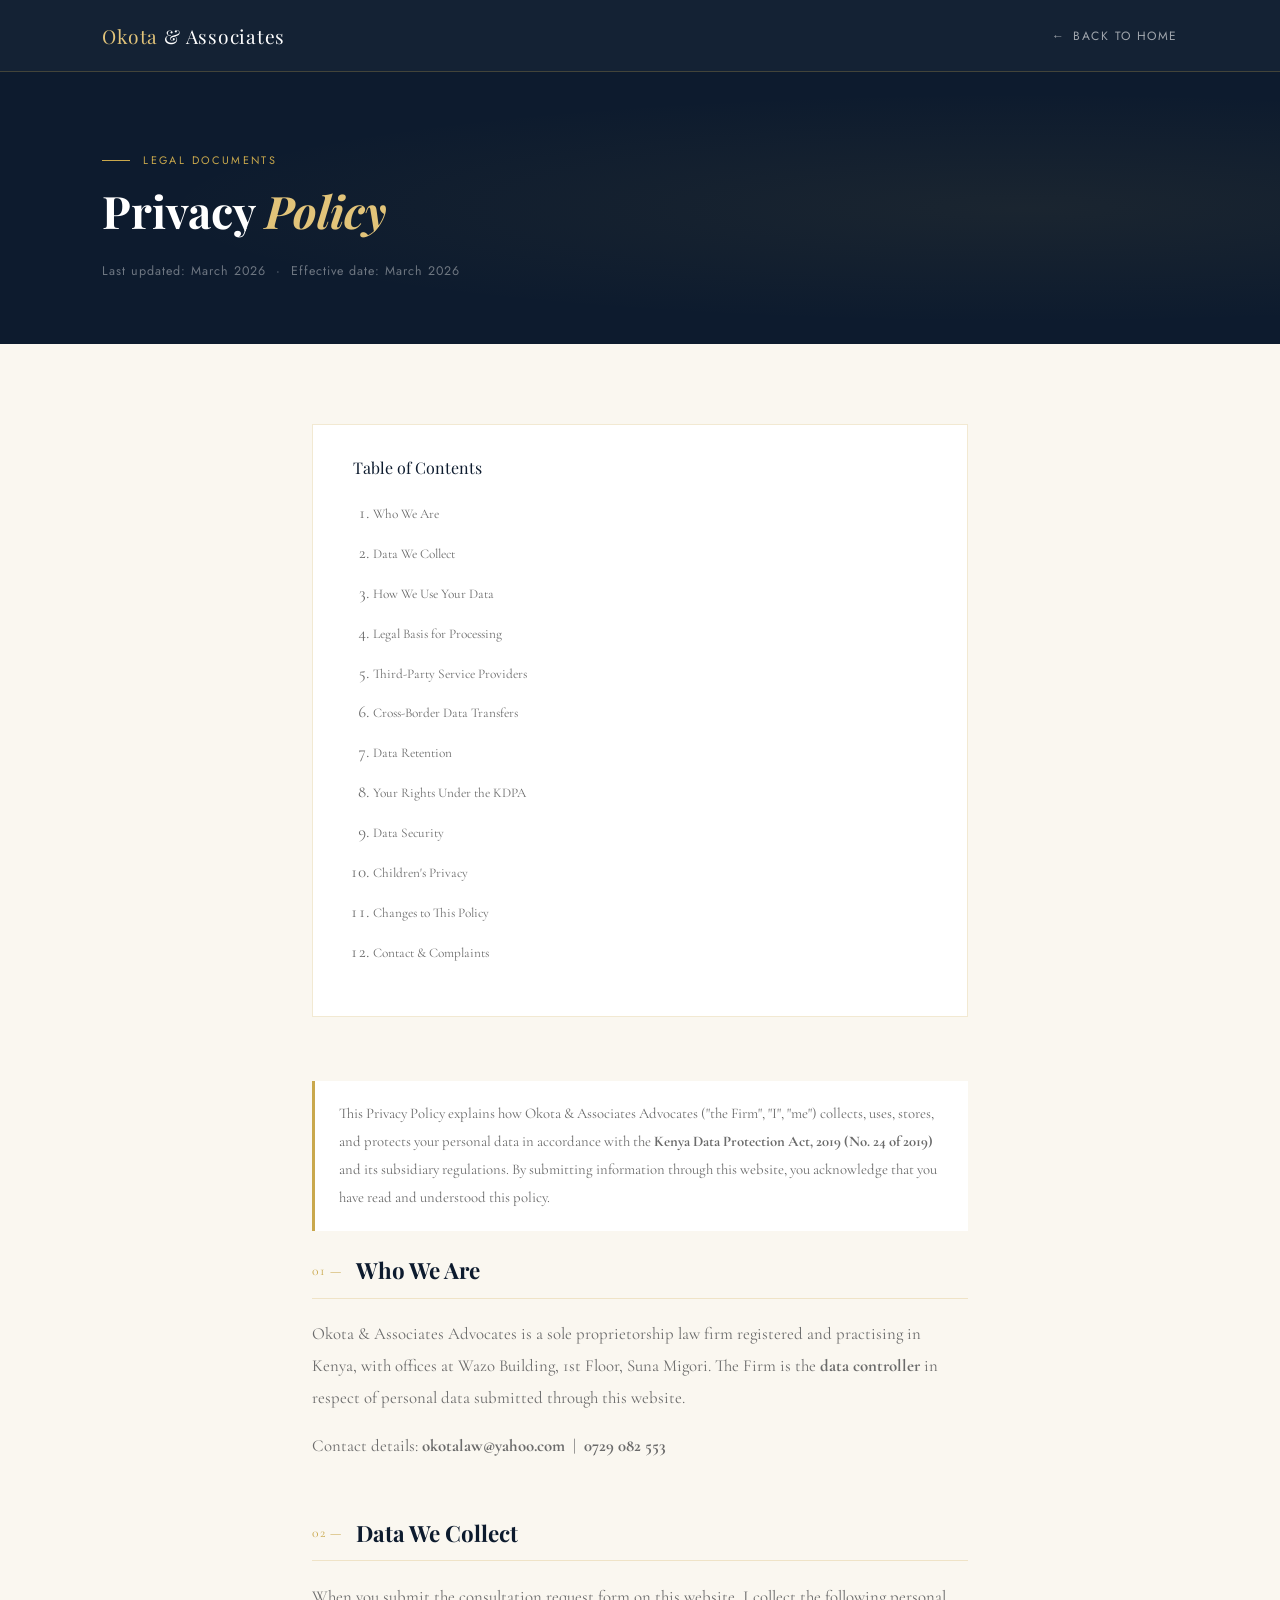
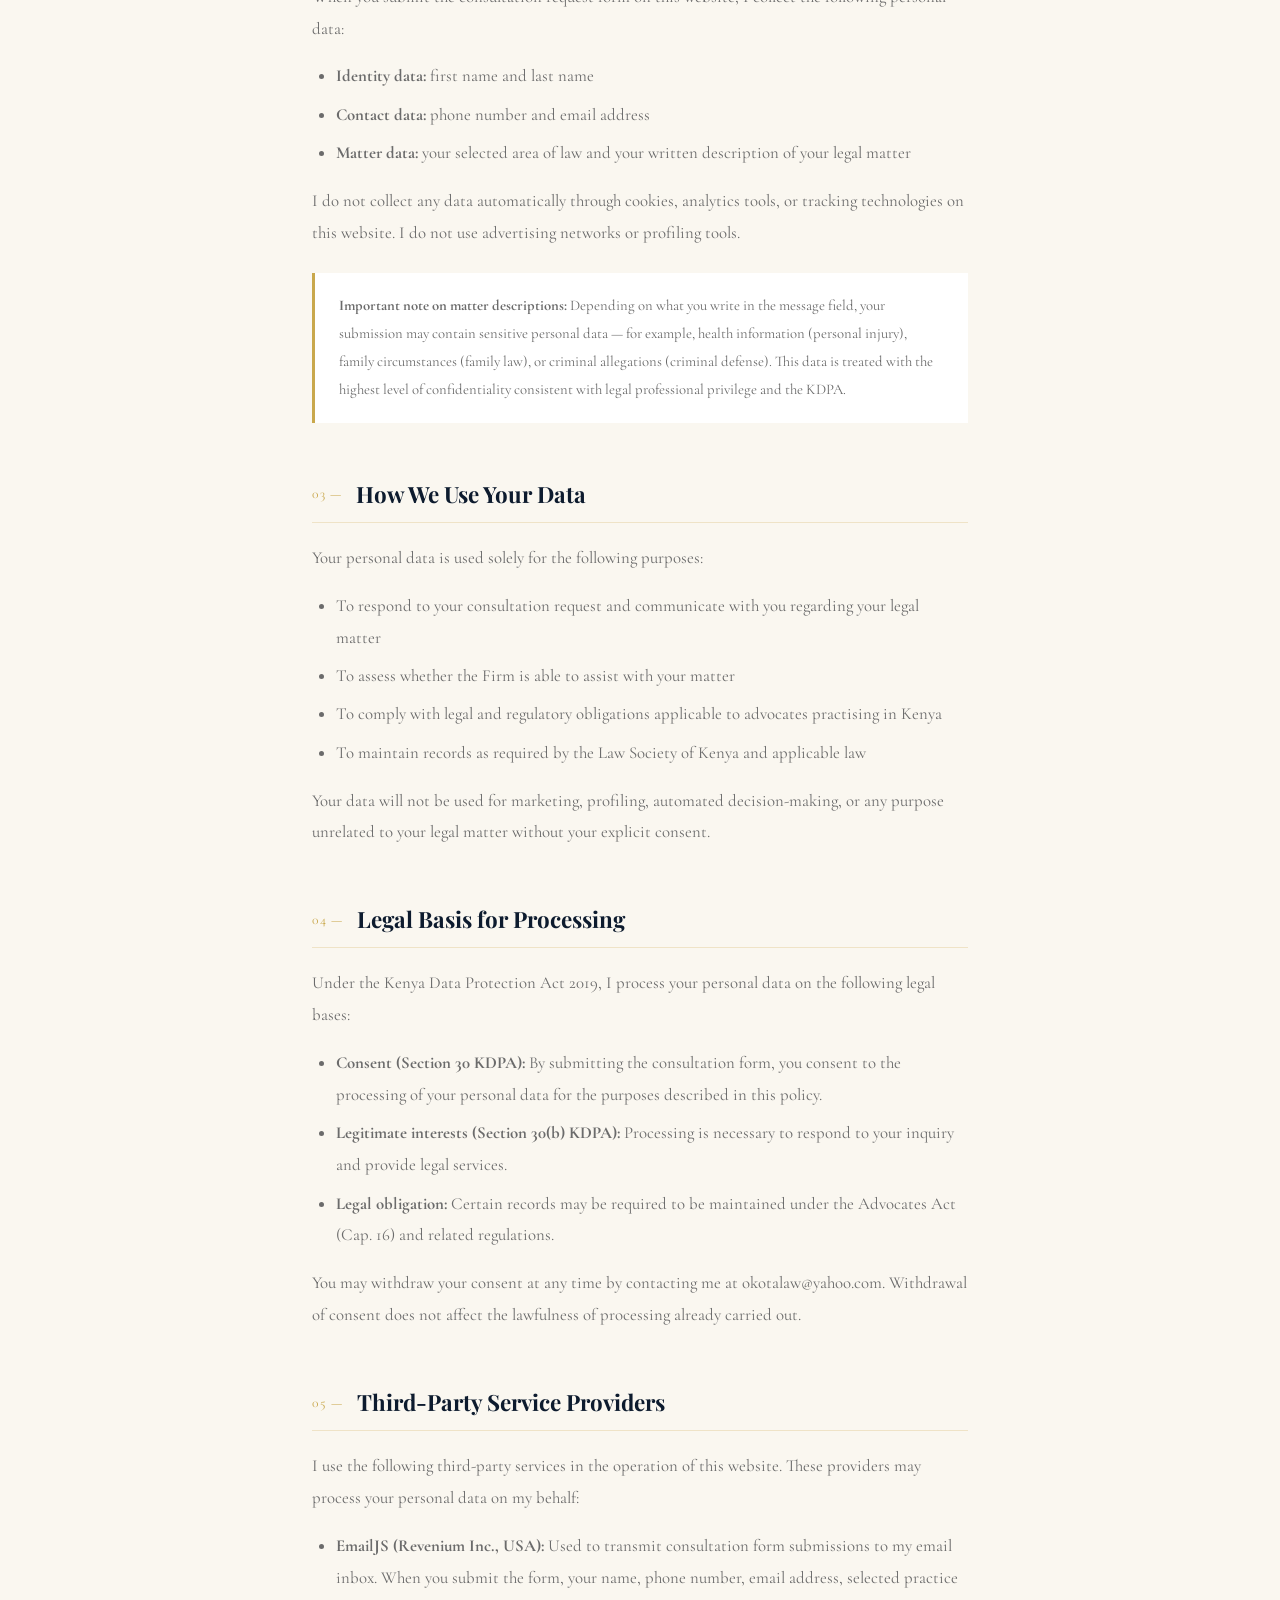
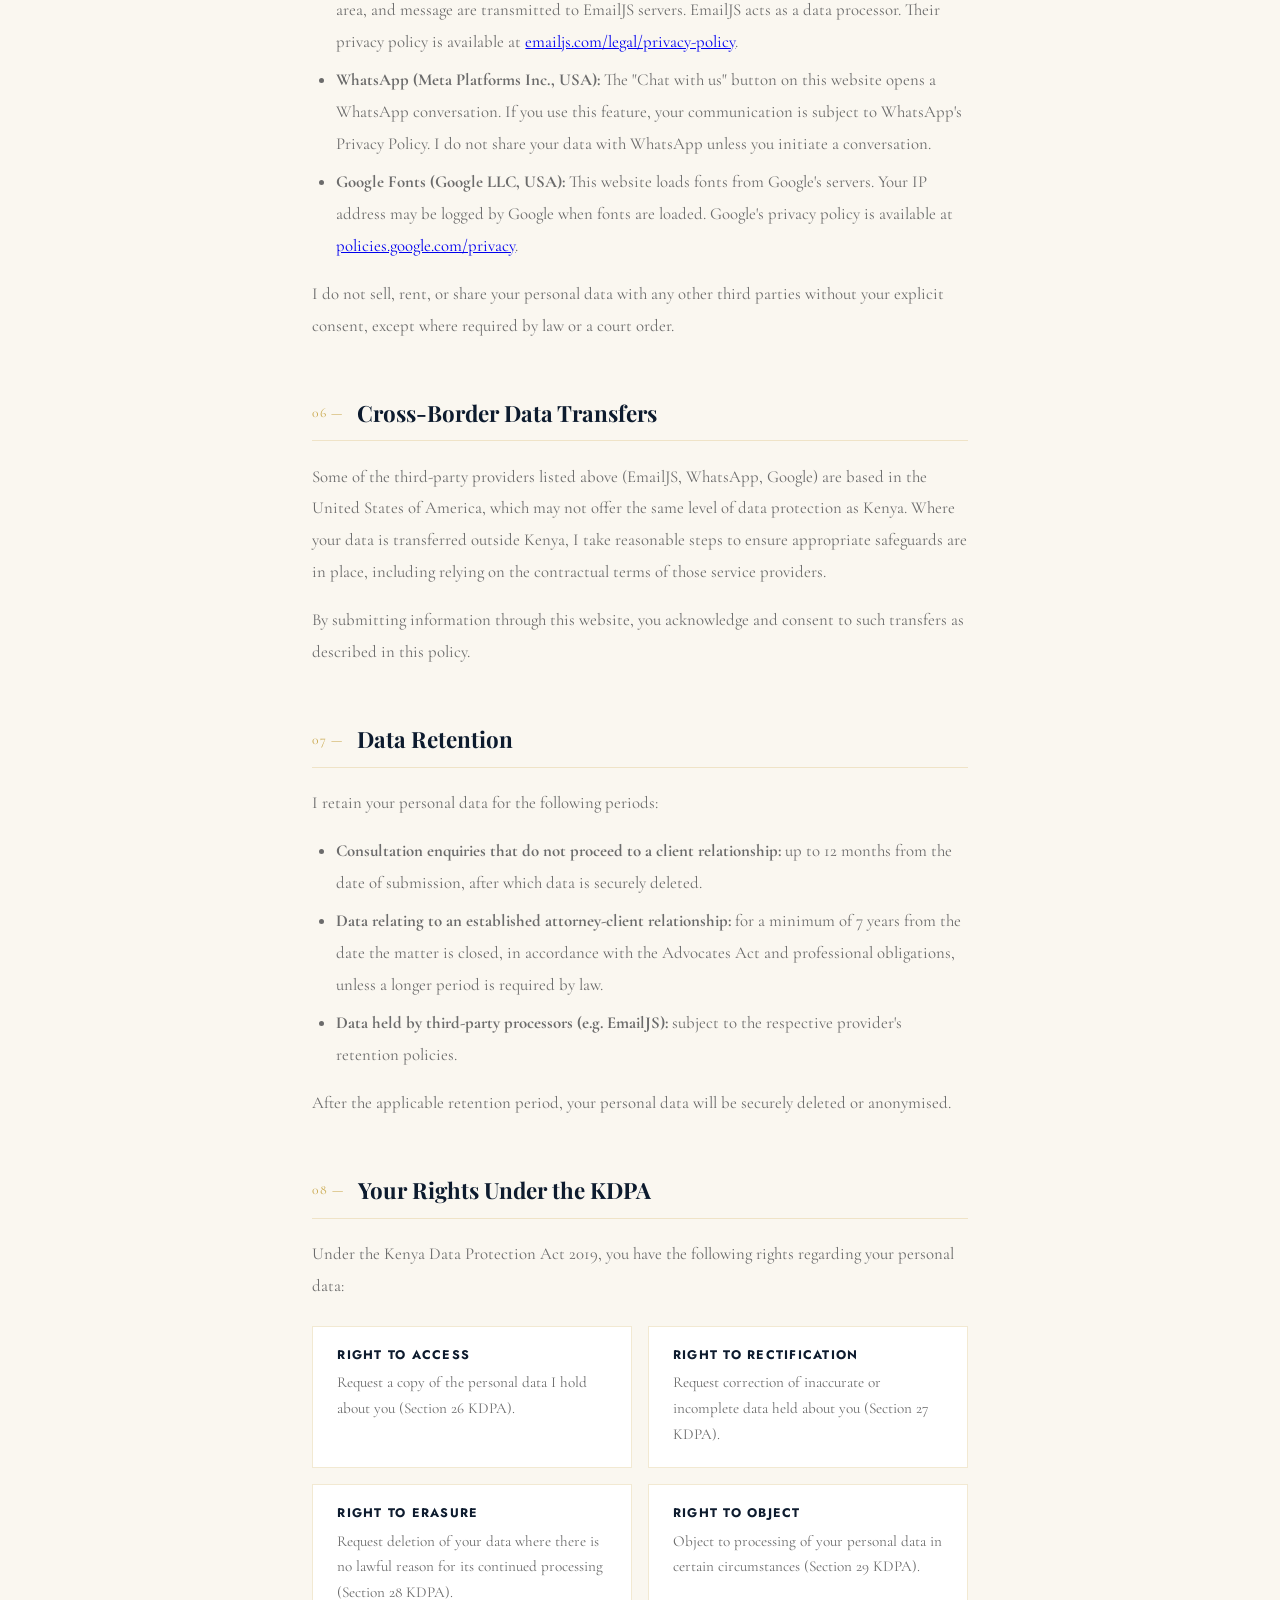
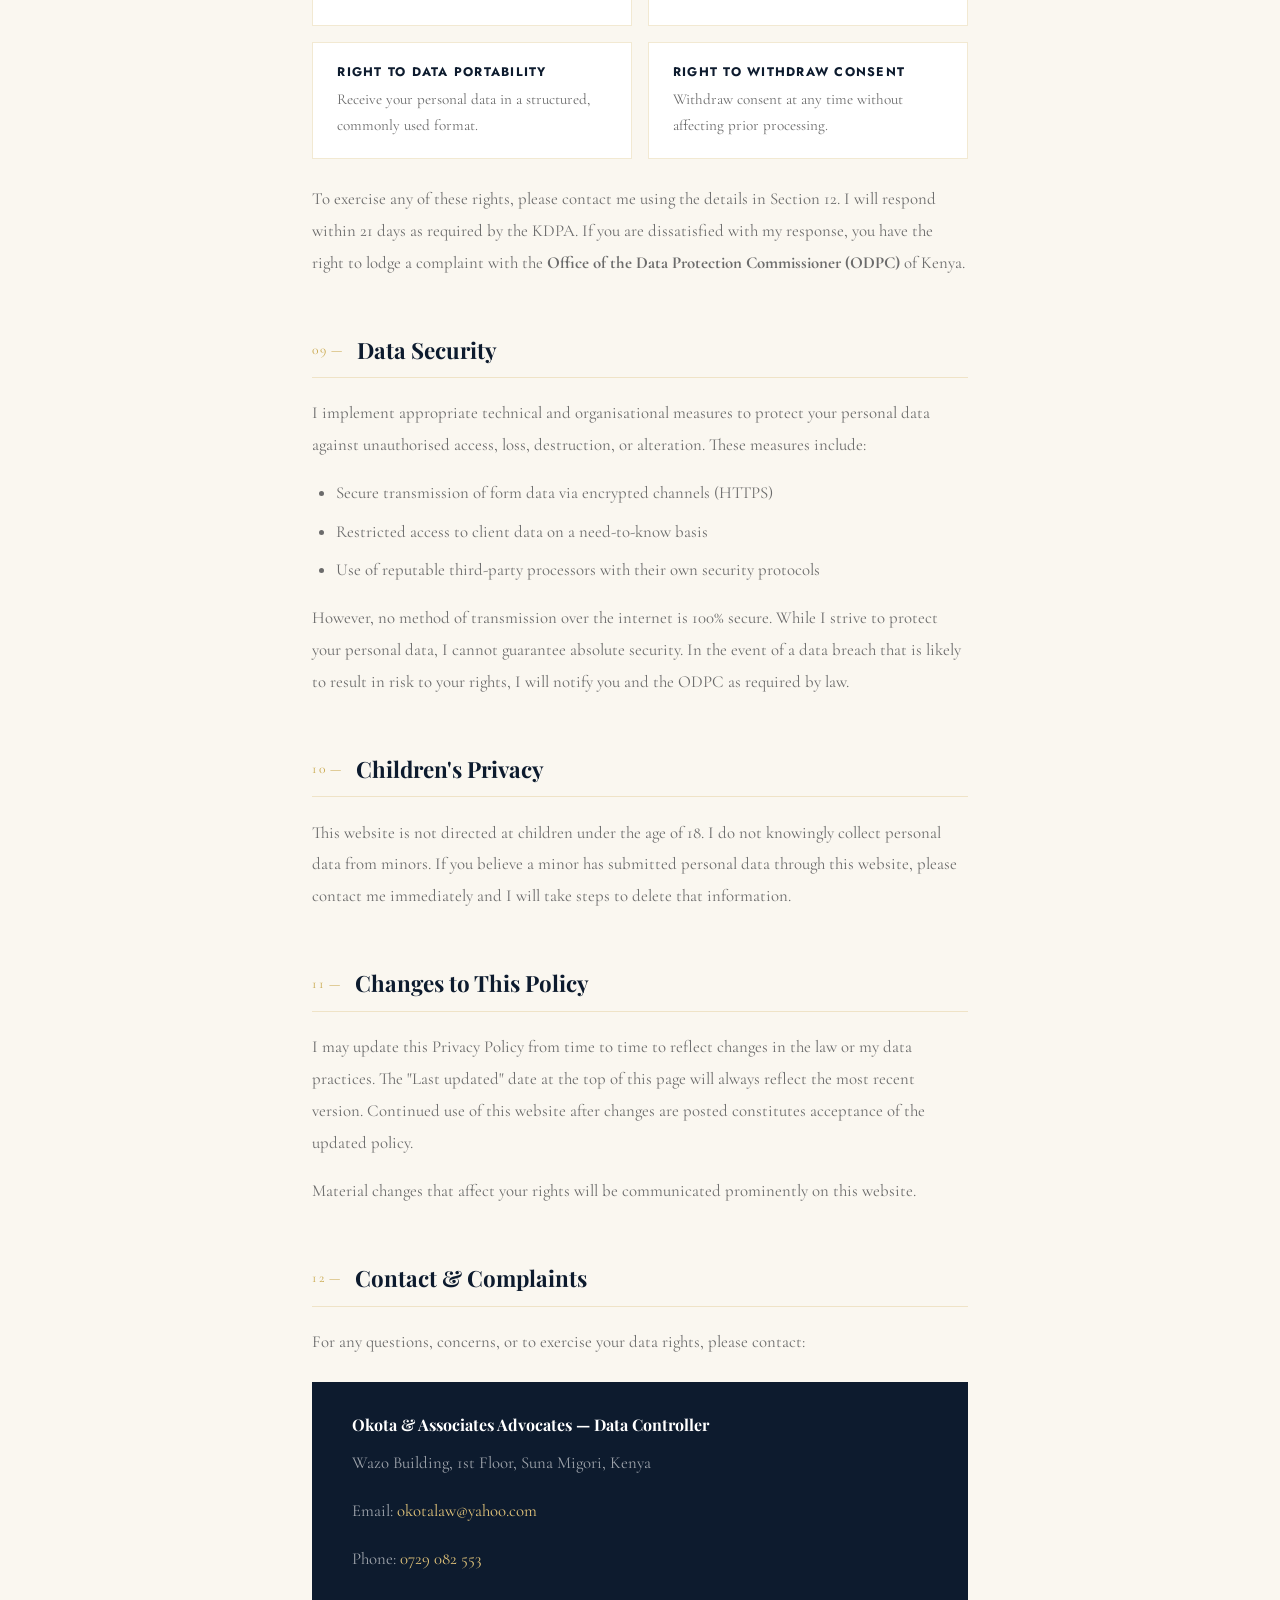
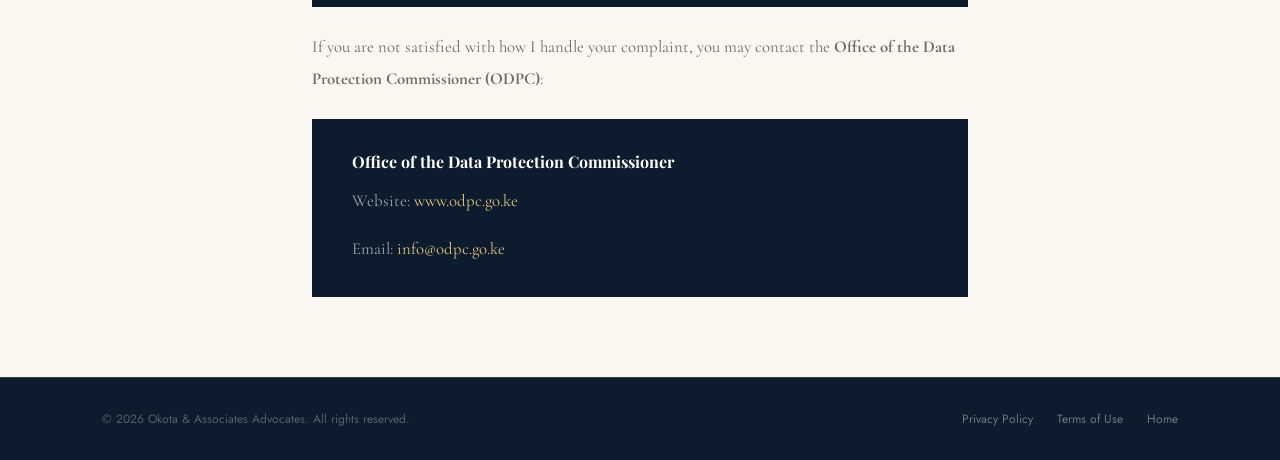
<file: privacy-policy.html>
<!DOCTYPE html>
<html lang="en">
<head>
  <meta charset="UTF-8" />
  <meta name="viewport" content="width=device-width, initial-scale=1.0"/>
  <title>Privacy Policy | Okota & Associates Advocates</title>
  <link rel="icon" type="image/svg+xml" href="favicon.svg">
  <link rel="preconnect" href="https://fonts.googleapis.com">
  <link rel="preconnect" href="https://fonts.gstatic.com" crossorigin>
  <link href="https://fonts.googleapis.com/css2?family=Playfair+Display:ital,wght@0,400;0,600;0,700;1,400&family=Cormorant+Garamond:ital,wght@0,300;0,400;0,500;1,300&family=Jost:wght@300;400;500&display=swap" rel="stylesheet">
  <style>
    :root {
      --navy: #0d1b2e;
      --navy-mid: #162844;
      --navy-light: #1e3a5f;
      --gold: #c9a84c;
      --gold-light: #e2c47a;
      --gold-pale: #f5e9c8;
      --cream: #faf7f0;
      --white: #ffffff;
      --text: #2c2c2c;
      --text-light: #6b6b6b;
      --border: rgba(201,168,76,0.25);
    }
    *, *::before, *::after { margin: 0; padding: 0; box-sizing: border-box; }
    html { scroll-behavior: smooth; }
    body { font-family: 'Jost', sans-serif; background: var(--cream); color: var(--text); }

    /* NAV */
    nav {
      background: rgba(13,27,46,0.97);
      backdrop-filter: blur(10px);
      border-bottom: 1px solid var(--border);
      padding: 0 8vw;
      display: flex; align-items: center; justify-content: space-between;
      height: 72px;
    }
    .nav-logo { font-family: 'Playfair Display', serif; font-size: 1.2rem; color: var(--gold-light); letter-spacing: 0.04em; text-decoration: none; }
    .nav-logo span { color: var(--white); font-weight: 400; }
    .nav-back { color: rgba(255,255,255,0.6); text-decoration: none; font-size: 0.75rem; letter-spacing: 0.12em; text-transform: uppercase; display: flex; align-items: center; gap: 0.5rem; transition: color 0.3s; }
    .nav-back:hover { color: var(--gold-light); }
    .nav-back::before { content: '←'; }

    /* HERO BANNER */
    .page-banner {
      background: var(--navy);
      padding: 5rem 8vw 4rem;
      position: relative;
      overflow: hidden;
    }
    .page-banner::before {
      content: '';
      position: absolute;
      inset: 0;
      background: radial-gradient(ellipse at 80% 50%, rgba(201,168,76,0.07) 0%, transparent 60%);
    }
    .page-banner-tag { font-size: 0.68rem; letter-spacing: 0.22em; text-transform: uppercase; color: var(--gold); margin-bottom: 1rem; display: flex; align-items: center; gap: 0.8rem; }
    .page-banner-tag::before { content: ''; width: 28px; height: 1px; background: var(--gold); }
    .page-banner h1 { font-family: 'Playfair Display', serif; font-size: clamp(2rem, 3.5vw, 3.2rem); color: var(--white); line-height: 1.2; margin-bottom: 1rem; }
    .page-banner h1 em { font-style: italic; color: var(--gold-light); }
    .page-banner-meta { font-size: 0.78rem; color: rgba(255,255,255,0.4); letter-spacing: 0.08em; margin-top: 1.5rem; }

    /* CONTENT */
    .content-wrap { max-width: 860px; margin: 0 auto; padding: 5rem 8vw; }

    .toc {
      background: var(--white);
      border: 1px solid var(--border);
      padding: 2rem 2.5rem;
      margin-bottom: 4rem;
    }
    .toc-title { font-family: 'Playfair Display', serif; font-size: 1rem; color: var(--navy); margin-bottom: 1.2rem; }
    .toc ol { padding-left: 1.2rem; }
    .toc li { margin-bottom: 0.5rem; }
    .toc a { font-size: 0.83rem; color: var(--text-light); text-decoration: none; transition: color 0.2s; }
    .toc a:hover { color: var(--gold); }

    .policy-section { margin-bottom: 3.5rem; }
    .policy-section:last-child { margin-bottom: 0; }

    h2 {
      font-family: 'Playfair Display', serif;
      font-size: 1.4rem;
      color: var(--navy);
      margin-bottom: 1.2rem;
      padding-bottom: 0.8rem;
      border-bottom: 1px solid var(--border);
      display: flex;
      align-items: center;
      gap: 0.8rem;
    }
    h2 .sec-num {
      font-family: 'Cormorant Garamond', serif;
      font-size: 0.85rem;
      color: var(--gold);
      letter-spacing: 0.1em;
      font-weight: 400;
    }

    p { font-family: 'Cormorant Garamond', serif; font-size: 1.05rem; color: var(--text-light); line-height: 1.9; margin-bottom: 1rem; }
    p:last-child { margin-bottom: 0; }

    ul, ol { padding-left: 1.5rem; margin-bottom: 1rem; }
    li { font-family: 'Cormorant Garamond', serif; font-size: 1.05rem; color: var(--text-light); line-height: 1.9; margin-bottom: 0.4rem; }

    .highlight-box {
      background: var(--white);
      border-left: 3px solid var(--gold);
      padding: 1.2rem 1.5rem;
      margin: 1.5rem 0;
    }
    .highlight-box p { font-size: 0.92rem; margin: 0; }

    .rights-grid {
      display: grid;
      grid-template-columns: 1fr 1fr;
      gap: 1rem;
      margin: 1.5rem 0;
    }
    .right-item {
      background: var(--white);
      border: 1px solid var(--border);
      padding: 1.2rem 1.5rem;
    }
    .right-item strong {
      display: block;
      font-size: 0.78rem;
      letter-spacing: 0.1em;
      text-transform: uppercase;
      color: var(--navy);
      margin-bottom: 0.4rem;
    }
    .right-item span { font-family: 'Cormorant Garamond', serif; font-size: 0.95rem; color: var(--text-light); line-height: 1.7; }

    .contact-box {
      background: var(--navy);
      padding: 2rem 2.5rem;
      margin-top: 1.5rem;
    }
    .contact-box p { color: rgba(255,255,255,0.6); }
    .contact-box a { color: var(--gold-light); text-decoration: none; }
    .contact-box strong { color: var(--white); display: block; margin-bottom: 0.8rem; font-family: 'Playfair Display', serif; font-size: 1rem; }

    /* FOOTER */
    .page-footer {
      background: var(--navy);
      padding: 2rem 8vw;
      display: flex;
      justify-content: space-between;
      align-items: center;
      flex-wrap: wrap;
      gap: 1rem;
      border-top: 1px solid var(--border);
    }
    .page-footer span { font-size: 0.75rem; color: rgba(255,255,255,0.3); }
    .page-footer a { color: rgba(255,255,255,0.4); text-decoration: none; font-size: 0.75rem; transition: color 0.3s; }
    .page-footer a:hover { color: var(--gold-light); }

    @media (max-width: 640px) {
      .content-wrap { padding: 3rem 5vw; }
      .rights-grid { grid-template-columns: 1fr; }
      nav { padding: 0 5vw; }
      .page-banner { padding: 4rem 5vw 3rem; }
    }
  </style>
</head>
<body>

  <nav>
    <a href="index.html" class="nav-logo">Okota <span>& Associates</span></a>
    <a href="index.html" class="nav-back">Back to Home</a>
  </nav>

  <div class="page-banner">
    <div class="page-banner-tag">Legal Documents</div>
    <h1>Privacy <em>Policy</em></h1>
    <div class="page-banner-meta">Last updated: March 2026 &nbsp;·&nbsp; Effective date: March 2026</div>
  </div>

  <div class="content-wrap">

    <div class="toc">
      <div class="toc-title">Table of Contents</div>
      <ol>
        <li><a href="#s1">Who We Are</a></li>
        <li><a href="#s2">Data We Collect</a></li>
        <li><a href="#s3">How We Use Your Data</a></li>
        <li><a href="#s4">Legal Basis for Processing</a></li>
        <li><a href="#s5">Third-Party Service Providers</a></li>
        <li><a href="#s6">Cross-Border Data Transfers</a></li>
        <li><a href="#s7">Data Retention</a></li>
        <li><a href="#s8">Your Rights Under the KDPA</a></li>
        <li><a href="#s9">Data Security</a></li>
        <li><a href="#s10">Children's Privacy</a></li>
        <li><a href="#s11">Changes to This Policy</a></li>
        <li><a href="#s12">Contact & Complaints</a></li>
      </ol>
    </div>

    <div class="highlight-box">
      <p>This Privacy Policy explains how Okota & Associates Advocates ("the Firm", "I", "me") collects, uses, stores, and protects your personal data in accordance with the <strong>Kenya Data Protection Act, 2019 (No. 24 of 2019)</strong> and its subsidiary regulations. By submitting information through this website, you acknowledge that you have read and understood this policy.</p>
    </div>

    <!-- SECTION 1 -->
    <div class="policy-section" id="s1">
      <h2><span class="sec-num">01 —</span> Who We Are</h2>
      <p>Okota & Associates Advocates is a sole proprietorship law firm registered and practising in Kenya, with offices at Wazo Building, 1st Floor, Suna Migori. The Firm is the <strong>data controller</strong> in respect of personal data submitted through this website.</p>
      <p>Contact details: <strong>okotalaw@yahoo.com</strong> &nbsp;|&nbsp; <strong>0729 082 553</strong></p>
    </div>

    <!-- SECTION 2 -->
    <div class="policy-section" id="s2">
      <h2><span class="sec-num">02 —</span> Data We Collect</h2>
      <p>When you submit the consultation request form on this website, I collect the following personal data:</p>
      <ul>
        <li><strong>Identity data:</strong> first name and last name</li>
        <li><strong>Contact data:</strong> phone number and email address</li>
        <li><strong>Matter data:</strong> your selected area of law and your written description of your legal matter</li>
      </ul>
      <p>I do not collect any data automatically through cookies, analytics tools, or tracking technologies on this website. I do not use advertising networks or profiling tools.</p>
      <div class="highlight-box">
        <p><strong>Important note on matter descriptions:</strong> Depending on what you write in the message field, your submission may contain sensitive personal data — for example, health information (personal injury), family circumstances (family law), or criminal allegations (criminal defense). This data is treated with the highest level of confidentiality consistent with legal professional privilege and the KDPA.</p>
      </div>
    </div>

    <!-- SECTION 3 -->
    <div class="policy-section" id="s3">
      <h2><span class="sec-num">03 —</span> How We Use Your Data</h2>
      <p>Your personal data is used solely for the following purposes:</p>
      <ul>
        <li>To respond to your consultation request and communicate with you regarding your legal matter</li>
        <li>To assess whether the Firm is able to assist with your matter</li>
        <li>To comply with legal and regulatory obligations applicable to advocates practising in Kenya</li>
        <li>To maintain records as required by the Law Society of Kenya and applicable law</li>
      </ul>
      <p>Your data will not be used for marketing, profiling, automated decision-making, or any purpose unrelated to your legal matter without your explicit consent.</p>
    </div>

    <!-- SECTION 4 -->
    <div class="policy-section" id="s4">
      <h2><span class="sec-num">04 —</span> Legal Basis for Processing</h2>
      <p>Under the Kenya Data Protection Act 2019, I process your personal data on the following legal bases:</p>
      <ul>
        <li><strong>Consent (Section 30 KDPA):</strong> By submitting the consultation form, you consent to the processing of your personal data for the purposes described in this policy.</li>
        <li><strong>Legitimate interests (Section 30(b) KDPA):</strong> Processing is necessary to respond to your inquiry and provide legal services.</li>
        <li><strong>Legal obligation:</strong> Certain records may be required to be maintained under the Advocates Act (Cap. 16) and related regulations.</li>
      </ul>
      <p>You may withdraw your consent at any time by contacting me at okotalaw@yahoo.com. Withdrawal of consent does not affect the lawfulness of processing already carried out.</p>
    </div>

    <!-- SECTION 5 -->
    <div class="policy-section" id="s5">
      <h2><span class="sec-num">05 —</span> Third-Party Service Providers</h2>
      <p>I use the following third-party services in the operation of this website. These providers may process your personal data on my behalf:</p>
      <ul>
        <li><strong>EmailJS (Revenium Inc., USA):</strong> Used to transmit consultation form submissions to my email inbox. When you submit the form, your name, phone number, email address, selected practice area, and message are transmitted to EmailJS servers. EmailJS acts as a data processor. Their privacy policy is available at <a href="https://www.emailjs.com/legal/privacy-policy/" target="_blank" rel="noopener">emailjs.com/legal/privacy-policy</a>.</li>
        <li><strong>WhatsApp (Meta Platforms Inc., USA):</strong> The "Chat with us" button on this website opens a WhatsApp conversation. If you use this feature, your communication is subject to WhatsApp's Privacy Policy. I do not share your data with WhatsApp unless you initiate a conversation.</li>
        <li><strong>Google Fonts (Google LLC, USA):</strong> This website loads fonts from Google's servers. Your IP address may be logged by Google when fonts are loaded. Google's privacy policy is available at <a href="https://policies.google.com/privacy" target="_blank" rel="noopener">policies.google.com/privacy</a>.</li>
      </ul>
      <p>I do not sell, rent, or share your personal data with any other third parties without your explicit consent, except where required by law or a court order.</p>
    </div>

    <!-- SECTION 6 -->
    <div class="policy-section" id="s6">
      <h2><span class="sec-num">06 —</span> Cross-Border Data Transfers</h2>
      <p>Some of the third-party providers listed above (EmailJS, WhatsApp, Google) are based in the United States of America, which may not offer the same level of data protection as Kenya. Where your data is transferred outside Kenya, I take reasonable steps to ensure appropriate safeguards are in place, including relying on the contractual terms of those service providers.</p>
      <p>By submitting information through this website, you acknowledge and consent to such transfers as described in this policy.</p>
    </div>

    <!-- SECTION 7 -->
    <div class="policy-section" id="s7">
      <h2><span class="sec-num">07 —</span> Data Retention</h2>
      <p>I retain your personal data for the following periods:</p>
      <ul>
        <li><strong>Consultation enquiries that do not proceed to a client relationship:</strong> up to 12 months from the date of submission, after which data is securely deleted.</li>
        <li><strong>Data relating to an established attorney-client relationship:</strong> for a minimum of 7 years from the date the matter is closed, in accordance with the Advocates Act and professional obligations, unless a longer period is required by law.</li>
        <li><strong>Data held by third-party processors (e.g. EmailJS):</strong> subject to the respective provider's retention policies.</li>
      </ul>
      <p>After the applicable retention period, your personal data will be securely deleted or anonymised.</p>
    </div>

    <!-- SECTION 8 -->
    <div class="policy-section" id="s8">
      <h2><span class="sec-num">08 —</span> Your Rights Under the KDPA</h2>
      <p>Under the Kenya Data Protection Act 2019, you have the following rights regarding your personal data:</p>
      <div class="rights-grid">
        <div class="right-item"><strong>Right to Access</strong><span>Request a copy of the personal data I hold about you (Section 26 KDPA).</span></div>
        <div class="right-item"><strong>Right to Rectification</strong><span>Request correction of inaccurate or incomplete data held about you (Section 27 KDPA).</span></div>
        <div class="right-item"><strong>Right to Erasure</strong><span>Request deletion of your data where there is no lawful reason for its continued processing (Section 28 KDPA).</span></div>
        <div class="right-item"><strong>Right to Object</strong><span>Object to processing of your personal data in certain circumstances (Section 29 KDPA).</span></div>
        <div class="right-item"><strong>Right to Data Portability</strong><span>Receive your personal data in a structured, commonly used format.</span></div>
        <div class="right-item"><strong>Right to Withdraw Consent</strong><span>Withdraw consent at any time without affecting prior processing.</span></div>
      </div>
      <p>To exercise any of these rights, please contact me using the details in Section 12. I will respond within 21 days as required by the KDPA. If you are dissatisfied with my response, you have the right to lodge a complaint with the <strong>Office of the Data Protection Commissioner (ODPC)</strong> of Kenya.</p>
    </div>

    <!-- SECTION 9 -->
    <div class="policy-section" id="s9">
      <h2><span class="sec-num">09 —</span> Data Security</h2>
      <p>I implement appropriate technical and organisational measures to protect your personal data against unauthorised access, loss, destruction, or alteration. These measures include:</p>
      <ul>
        <li>Secure transmission of form data via encrypted channels (HTTPS)</li>
        <li>Restricted access to client data on a need-to-know basis</li>
        <li>Use of reputable third-party processors with their own security protocols</li>
      </ul>
      <p>However, no method of transmission over the internet is 100% secure. While I strive to protect your personal data, I cannot guarantee absolute security. In the event of a data breach that is likely to result in risk to your rights, I will notify you and the ODPC as required by law.</p>
    </div>

    <!-- SECTION 10 -->
    <div class="policy-section" id="s10">
      <h2><span class="sec-num">10 —</span> Children's Privacy</h2>
      <p>This website is not directed at children under the age of 18. I do not knowingly collect personal data from minors. If you believe a minor has submitted personal data through this website, please contact me immediately and I will take steps to delete that information.</p>
    </div>

    <!-- SECTION 11 -->
    <div class="policy-section" id="s11">
      <h2><span class="sec-num">11 —</span> Changes to This Policy</h2>
      <p>I may update this Privacy Policy from time to time to reflect changes in the law or my data practices. The "Last updated" date at the top of this page will always reflect the most recent version. Continued use of this website after changes are posted constitutes acceptance of the updated policy.</p>
      <p>Material changes that affect your rights will be communicated prominently on this website.</p>
    </div>

    <!-- SECTION 12 -->
    <div class="policy-section" id="s12">
      <h2><span class="sec-num">12 —</span> Contact & Complaints</h2>
      <p>For any questions, concerns, or to exercise your data rights, please contact:</p>
      <div class="contact-box">
        <strong>Okota & Associates Advocates — Data Controller</strong>
        <p>Wazo Building, 1st Floor, Suna Migori, Kenya</p>
        <p>Email: <a href="mailto:okotalaw@yahoo.com">okotalaw@yahoo.com</a></p>
        <p>Phone: <a href="tel:+254729082553">0729 082 553</a></p>
      </div>
      <p style="margin-top:1.5rem;">If you are not satisfied with how I handle your complaint, you may contact the <strong>Office of the Data Protection Commissioner (ODPC)</strong>:</p>
      <div class="contact-box">
        <strong>Office of the Data Protection Commissioner</strong>
        <p>Website: <a href="https://www.odpc.go.ke" target="_blank" rel="noopener">www.odpc.go.ke</a></p>
        <p>Email: <a href="mailto:info@odpc.go.ke">info@odpc.go.ke</a></p>
      </div>
    </div>

  </div>

  <footer class="page-footer">
    <span>&copy; 2026 Okota &amp; Associates Advocates. All rights reserved.</span>
    <div style="display:flex;gap:1.5rem;">
      <a href="privacy-policy.html">Privacy Policy</a>
      <a href="terms-of-service.html">Terms of Use</a>
      <a href="index.html">Home</a>
    </div>
  </footer>

</body>
</html>
</file>
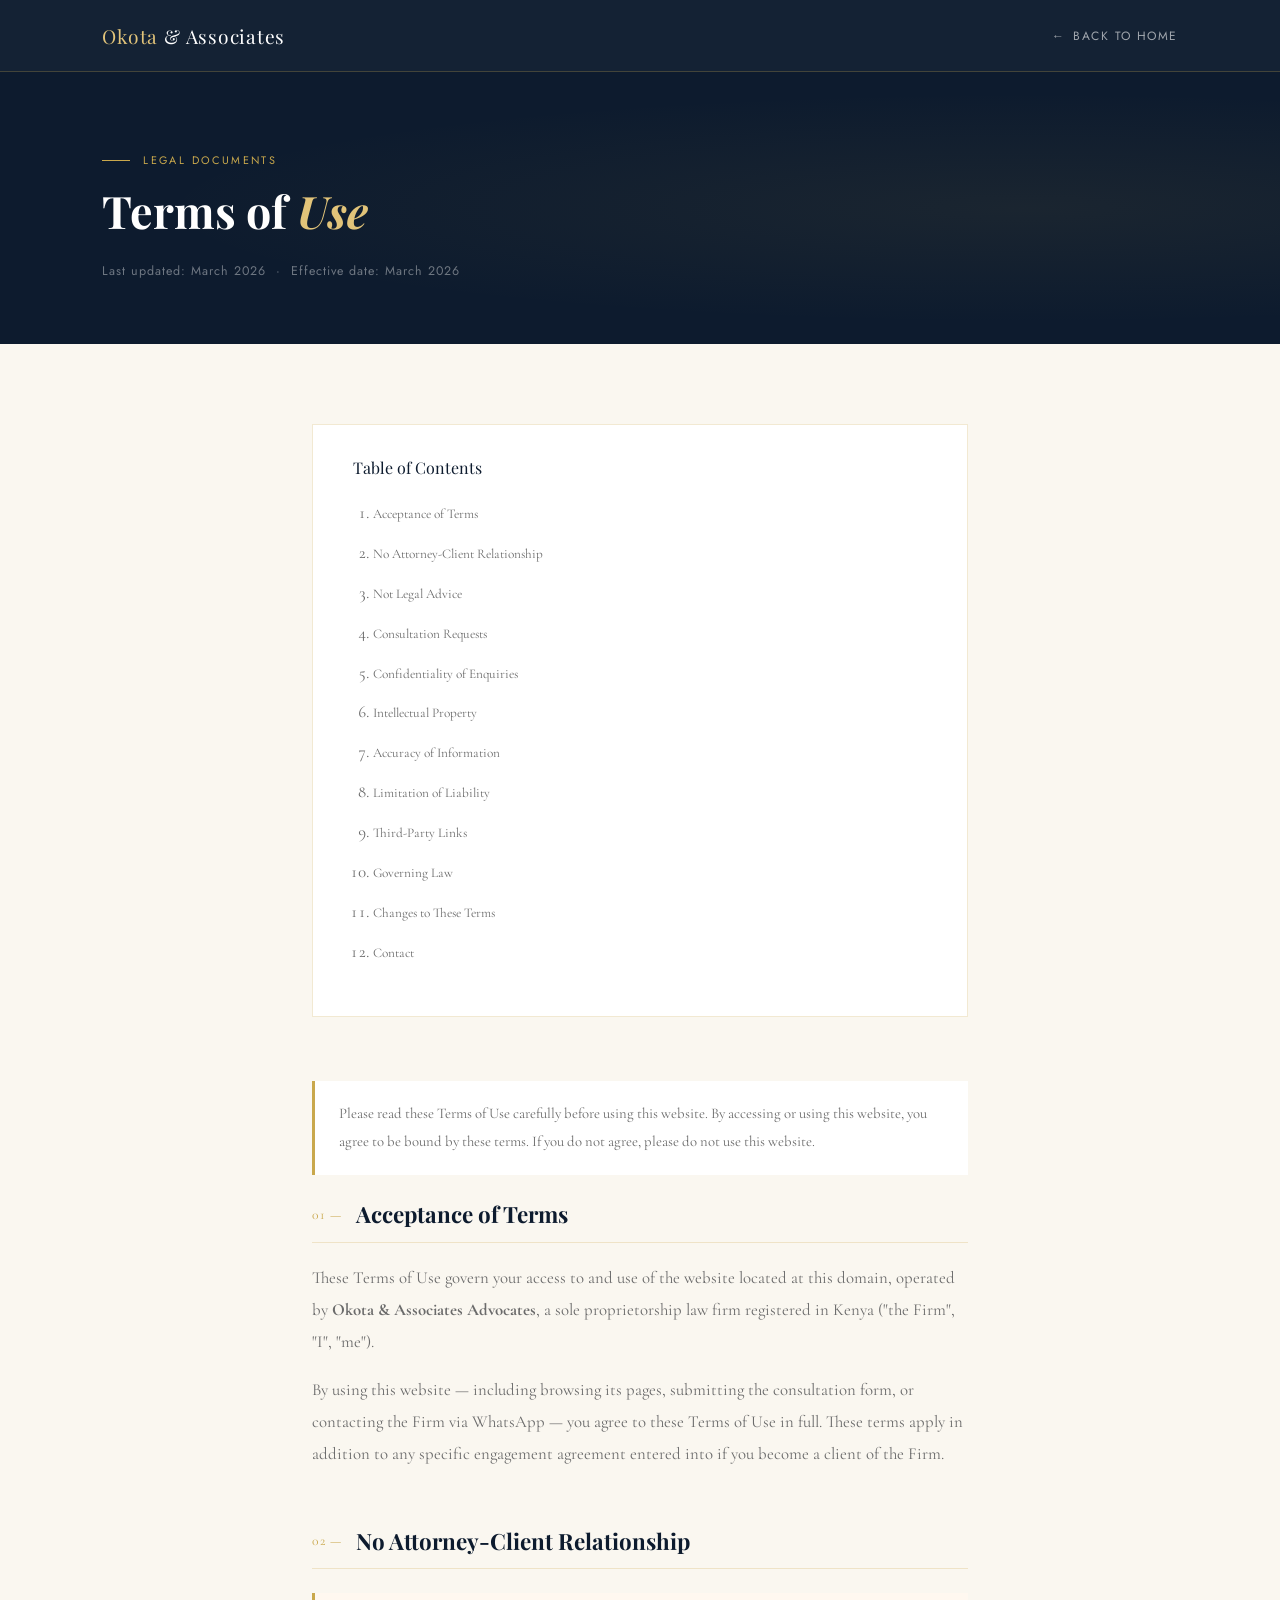
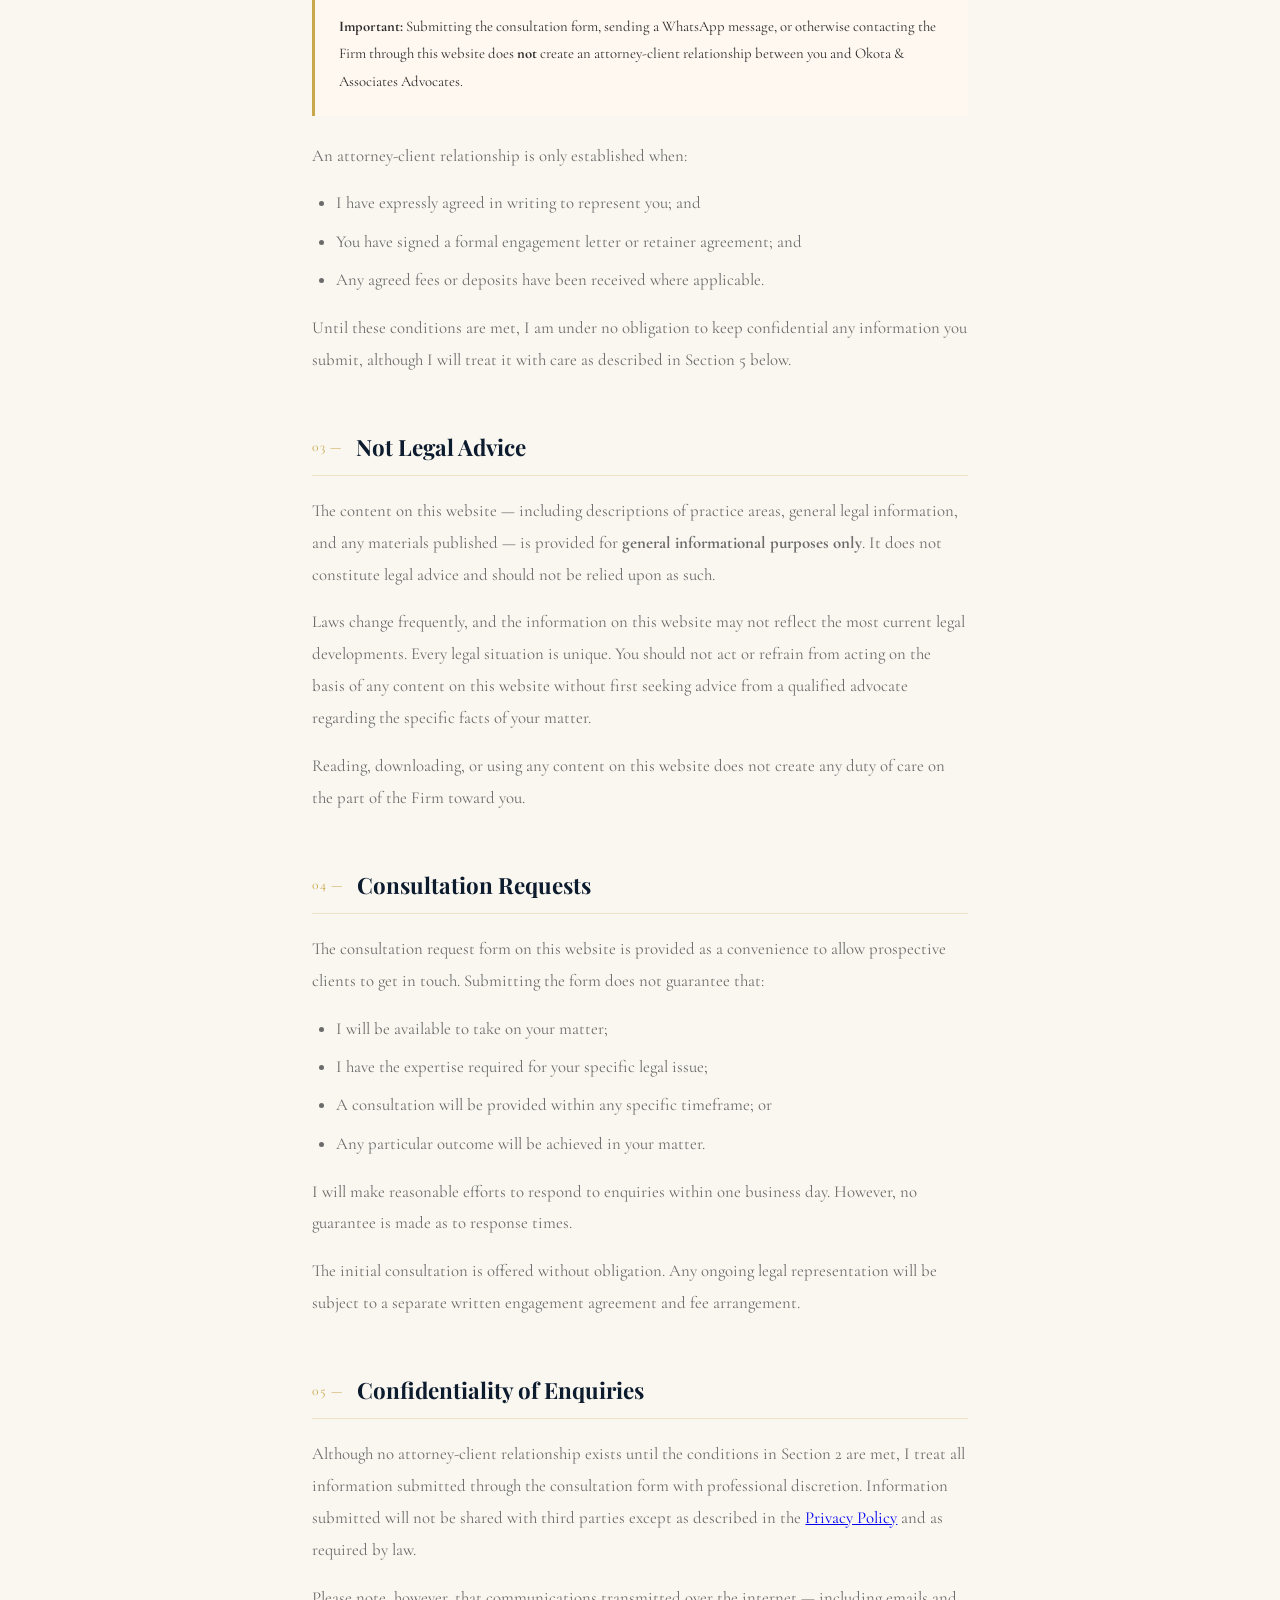
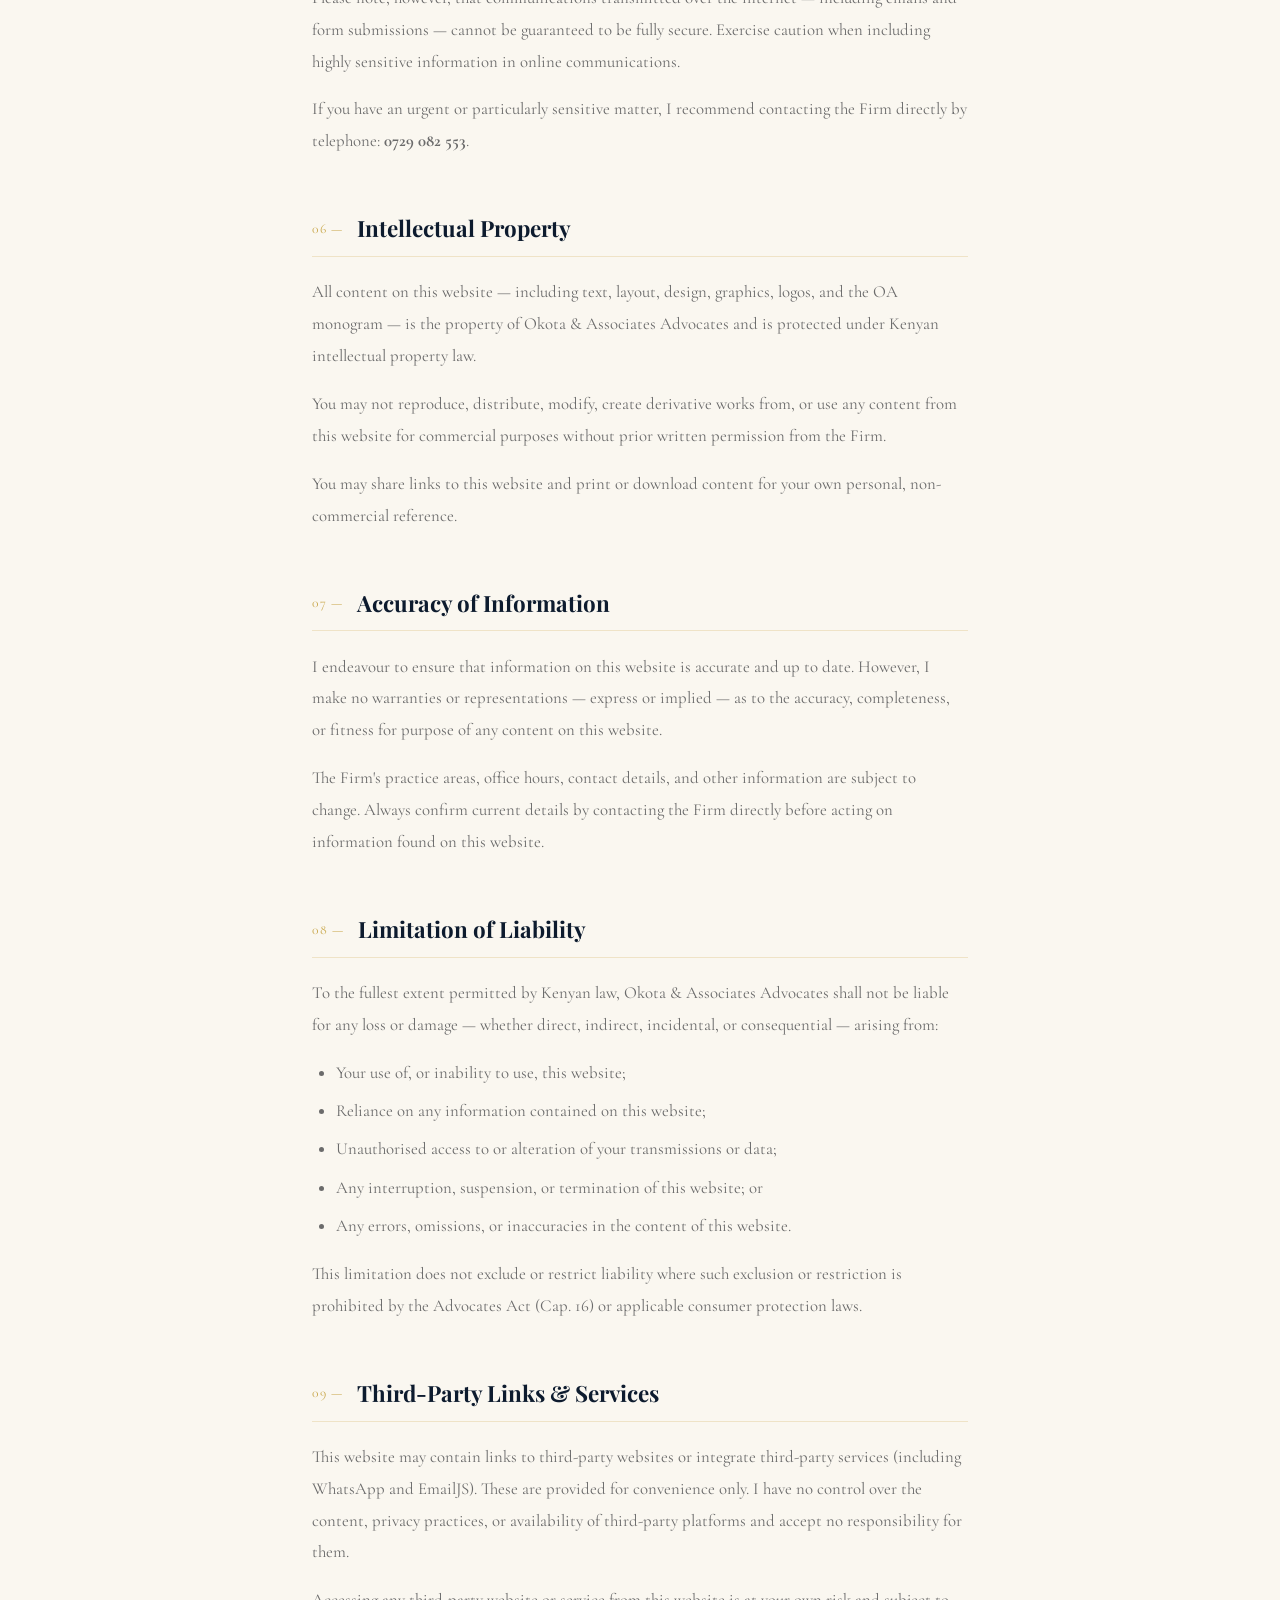
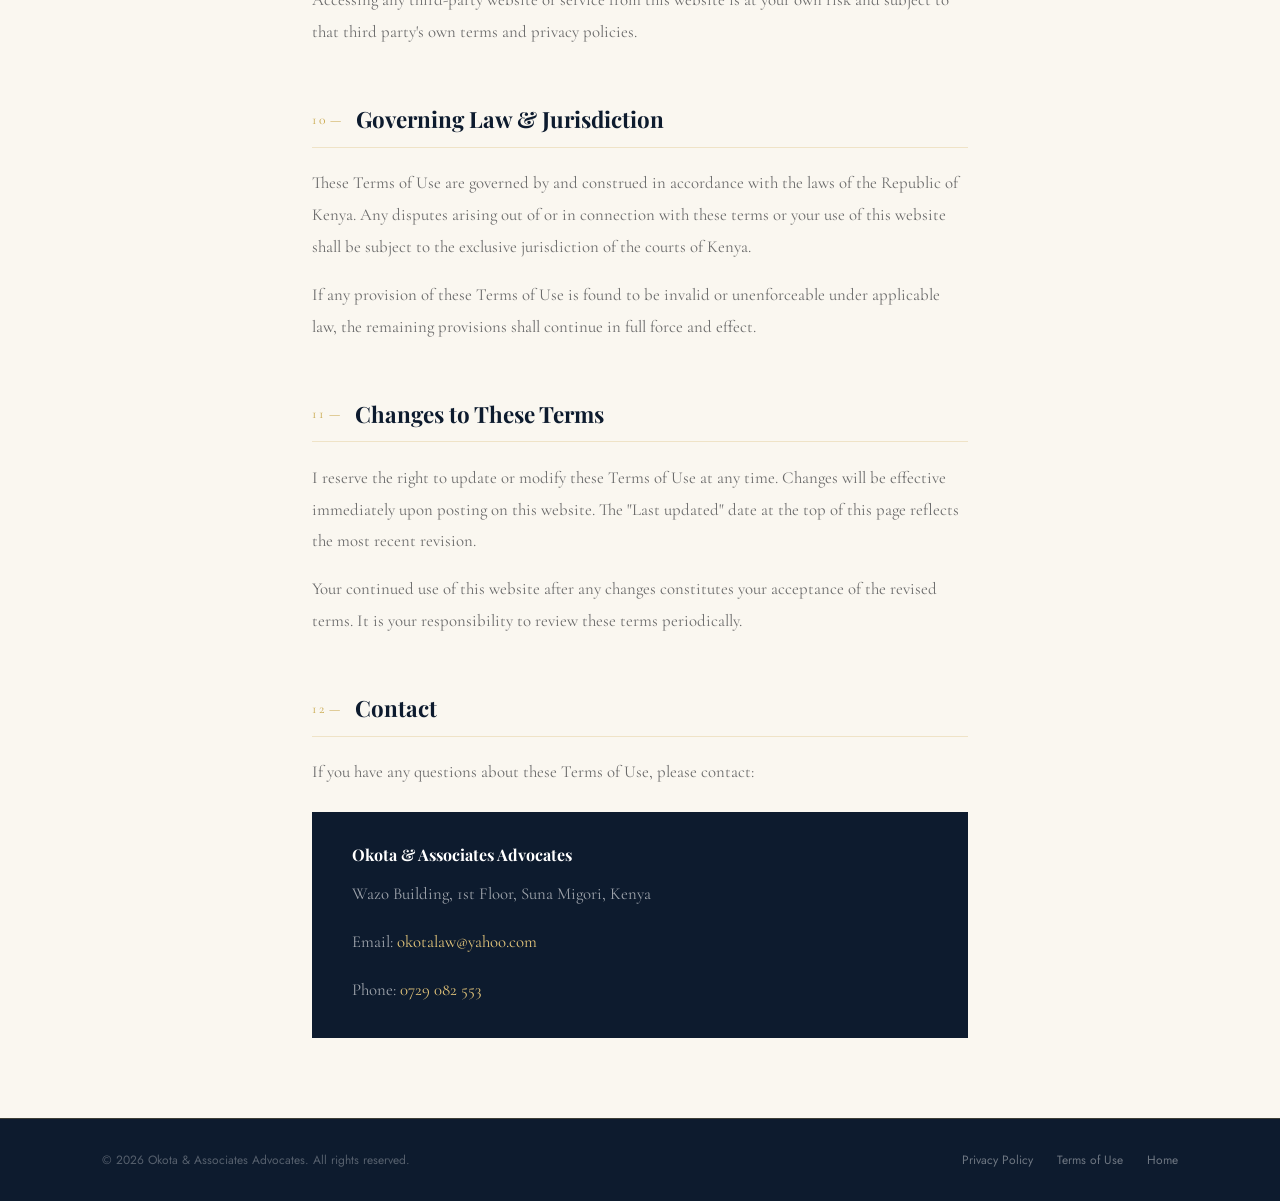
<file: terms-of-service.html>
<!DOCTYPE html>
<html lang="en">
<head>
  <meta charset="UTF-8" />
  <meta name="viewport" content="width=device-width, initial-scale=1.0"/>
  <title>Terms of Use | Okota & Associates Advocates</title>
  <link rel="icon" type="image/svg+xml" href="favicon.svg">
  <link rel="preconnect" href="https://fonts.googleapis.com">
  <link rel="preconnect" href="https://fonts.gstatic.com" crossorigin>
  <link href="https://fonts.googleapis.com/css2?family=Playfair+Display:ital,wght@0,400;0,600;0,700;1,400&family=Cormorant+Garamond:ital,wght@0,300;0,400;0,500;1,300&family=Jost:wght@300;400;500&display=swap" rel="stylesheet">
  <style>
    :root {
      --navy: #0d1b2e;
      --navy-mid: #162844;
      --navy-light: #1e3a5f;
      --gold: #c9a84c;
      --gold-light: #e2c47a;
      --gold-pale: #f5e9c8;
      --cream: #faf7f0;
      --white: #ffffff;
      --text: #2c2c2c;
      --text-light: #6b6b6b;
      --border: rgba(201,168,76,0.25);
    }
    *, *::before, *::after { margin: 0; padding: 0; box-sizing: border-box; }
    html { scroll-behavior: smooth; }
    body { font-family: 'Jost', sans-serif; background: var(--cream); color: var(--text); }

    nav {
      background: rgba(13,27,46,0.97);
      backdrop-filter: blur(10px);
      border-bottom: 1px solid var(--border);
      padding: 0 8vw;
      display: flex; align-items: center; justify-content: space-between;
      height: 72px;
    }
    .nav-logo { font-family: 'Playfair Display', serif; font-size: 1.2rem; color: var(--gold-light); letter-spacing: 0.04em; text-decoration: none; }
    .nav-logo span { color: var(--white); font-weight: 400; }
    .nav-back { color: rgba(255,255,255,0.6); text-decoration: none; font-size: 0.75rem; letter-spacing: 0.12em; text-transform: uppercase; display: flex; align-items: center; gap: 0.5rem; transition: color 0.3s; }
    .nav-back:hover { color: var(--gold-light); }
    .nav-back::before { content: '←'; }

    .page-banner {
      background: var(--navy);
      padding: 5rem 8vw 4rem;
      position: relative;
      overflow: hidden;
    }
    .page-banner::before {
      content: '';
      position: absolute;
      inset: 0;
      background: radial-gradient(ellipse at 80% 50%, rgba(201,168,76,0.07) 0%, transparent 60%);
    }
    .page-banner-tag { font-size: 0.68rem; letter-spacing: 0.22em; text-transform: uppercase; color: var(--gold); margin-bottom: 1rem; display: flex; align-items: center; gap: 0.8rem; }
    .page-banner-tag::before { content: ''; width: 28px; height: 1px; background: var(--gold); }
    .page-banner h1 { font-family: 'Playfair Display', serif; font-size: clamp(2rem, 3.5vw, 3.2rem); color: var(--white); line-height: 1.2; margin-bottom: 1rem; }
    .page-banner h1 em { font-style: italic; color: var(--gold-light); }
    .page-banner-meta { font-size: 0.78rem; color: rgba(255,255,255,0.4); letter-spacing: 0.08em; margin-top: 1.5rem; }

    .content-wrap { max-width: 860px; margin: 0 auto; padding: 5rem 8vw; }

    .toc { background: var(--white); border: 1px solid var(--border); padding: 2rem 2.5rem; margin-bottom: 4rem; }
    .toc-title { font-family: 'Playfair Display', serif; font-size: 1rem; color: var(--navy); margin-bottom: 1.2rem; }
    .toc ol { padding-left: 1.2rem; }
    .toc li { margin-bottom: 0.5rem; }
    .toc a { font-size: 0.83rem; color: var(--text-light); text-decoration: none; transition: color 0.2s; }
    .toc a:hover { color: var(--gold); }

    .policy-section { margin-bottom: 3.5rem; }
    .policy-section:last-child { margin-bottom: 0; }

    h2 {
      font-family: 'Playfair Display', serif;
      font-size: 1.4rem;
      color: var(--navy);
      margin-bottom: 1.2rem;
      padding-bottom: 0.8rem;
      border-bottom: 1px solid var(--border);
      display: flex;
      align-items: center;
      gap: 0.8rem;
    }
    h2 .sec-num { font-family: 'Cormorant Garamond', serif; font-size: 0.85rem; color: var(--gold); letter-spacing: 0.1em; font-weight: 400; }

    p { font-family: 'Cormorant Garamond', serif; font-size: 1.05rem; color: var(--text-light); line-height: 1.9; margin-bottom: 1rem; }
    p:last-child { margin-bottom: 0; }
    ul, ol { padding-left: 1.5rem; margin-bottom: 1rem; }
    li { font-family: 'Cormorant Garamond', serif; font-size: 1.05rem; color: var(--text-light); line-height: 1.9; margin-bottom: 0.4rem; }

    .highlight-box { background: var(--white); border-left: 3px solid var(--gold); padding: 1.2rem 1.5rem; margin: 1.5rem 0; }
    .highlight-box p { font-size: 0.92rem; margin: 0; }

    .warning-box { background: #fff8f0; border-left: 3px solid #c9a84c; padding: 1.2rem 1.5rem; margin: 1.5rem 0; }
    .warning-box p { font-size: 0.92rem; margin: 0; color: var(--text); }

    .contact-box { background: var(--navy); padding: 2rem 2.5rem; margin-top: 1.5rem; }
    .contact-box p { color: rgba(255,255,255,0.6); }
    .contact-box a { color: var(--gold-light); text-decoration: none; }
    .contact-box strong { color: var(--white); display: block; margin-bottom: 0.8rem; font-family: 'Playfair Display', serif; font-size: 1rem; }

    .page-footer {
      background: var(--navy);
      padding: 2rem 8vw;
      display: flex;
      justify-content: space-between;
      align-items: center;
      flex-wrap: wrap;
      gap: 1rem;
      border-top: 1px solid var(--border);
    }
    .page-footer span { font-size: 0.75rem; color: rgba(255,255,255,0.3); }
    .page-footer a { color: rgba(255,255,255,0.4); text-decoration: none; font-size: 0.75rem; transition: color 0.3s; }
    .page-footer a:hover { color: var(--gold-light); }

    @media (max-width: 640px) {
      .content-wrap { padding: 3rem 5vw; }
      nav { padding: 0 5vw; }
      .page-banner { padding: 4rem 5vw 3rem; }
    }
  </style>
</head>
<body>

  <nav>
    <a href="index.html" class="nav-logo">Okota <span>& Associates</span></a>
    <a href="index.html" class="nav-back">Back to Home</a>
  </nav>

  <div class="page-banner">
    <div class="page-banner-tag">Legal Documents</div>
    <h1>Terms of <em>Use</em></h1>
    <div class="page-banner-meta">Last updated: March 2026 &nbsp;·&nbsp; Effective date: March 2026</div>
  </div>

  <div class="content-wrap">

    <div class="toc">
      <div class="toc-title">Table of Contents</div>
      <ol>
        <li><a href="#t1">Acceptance of Terms</a></li>
        <li><a href="#t2">No Attorney-Client Relationship</a></li>
        <li><a href="#t3">Not Legal Advice</a></li>
        <li><a href="#t4">Consultation Requests</a></li>
        <li><a href="#t5">Confidentiality of Enquiries</a></li>
        <li><a href="#t6">Intellectual Property</a></li>
        <li><a href="#t7">Accuracy of Information</a></li>
        <li><a href="#t8">Limitation of Liability</a></li>
        <li><a href="#t9">Third-Party Links</a></li>
        <li><a href="#t10">Governing Law</a></li>
        <li><a href="#t11">Changes to These Terms</a></li>
        <li><a href="#t12">Contact</a></li>
      </ol>
    </div>

    <div class="highlight-box">
      <p>Please read these Terms of Use carefully before using this website. By accessing or using this website, you agree to be bound by these terms. If you do not agree, please do not use this website.</p>
    </div>

    <!-- SECTION 1 -->
    <div class="policy-section" id="t1">
      <h2><span class="sec-num">01 —</span> Acceptance of Terms</h2>
      <p>These Terms of Use govern your access to and use of the website located at this domain, operated by <strong>Okota & Associates Advocates</strong>, a sole proprietorship law firm registered in Kenya ("the Firm", "I", "me").</p>
      <p>By using this website — including browsing its pages, submitting the consultation form, or contacting the Firm via WhatsApp — you agree to these Terms of Use in full. These terms apply in addition to any specific engagement agreement entered into if you become a client of the Firm.</p>
    </div>

    <!-- SECTION 2 -->
    <div class="policy-section" id="t2">
      <h2><span class="sec-num">02 —</span> No Attorney-Client Relationship</h2>
      <div class="warning-box">
        <p><strong>Important:</strong> Submitting the consultation form, sending a WhatsApp message, or otherwise contacting the Firm through this website does <strong>not</strong> create an attorney-client relationship between you and Okota & Associates Advocates.</p>
      </div>
      <p>An attorney-client relationship is only established when:</p>
      <ul>
        <li>I have expressly agreed in writing to represent you; and</li>
        <li>You have signed a formal engagement letter or retainer agreement; and</li>
        <li>Any agreed fees or deposits have been received where applicable.</li>
      </ul>
      <p>Until these conditions are met, I am under no obligation to keep confidential any information you submit, although I will treat it with care as described in Section 5 below.</p>
    </div>

    <!-- SECTION 3 -->
    <div class="policy-section" id="t3">
      <h2><span class="sec-num">03 —</span> Not Legal Advice</h2>
      <p>The content on this website — including descriptions of practice areas, general legal information, and any materials published — is provided for <strong>general informational purposes only</strong>. It does not constitute legal advice and should not be relied upon as such.</p>
      <p>Laws change frequently, and the information on this website may not reflect the most current legal developments. Every legal situation is unique. You should not act or refrain from acting on the basis of any content on this website without first seeking advice from a qualified advocate regarding the specific facts of your matter.</p>
      <p>Reading, downloading, or using any content on this website does not create any duty of care on the part of the Firm toward you.</p>
    </div>

    <!-- SECTION 4 -->
    <div class="policy-section" id="t4">
      <h2><span class="sec-num">04 —</span> Consultation Requests</h2>
      <p>The consultation request form on this website is provided as a convenience to allow prospective clients to get in touch. Submitting the form does not guarantee that:</p>
      <ul>
        <li>I will be available to take on your matter;</li>
        <li>I have the expertise required for your specific legal issue;</li>
        <li>A consultation will be provided within any specific timeframe; or</li>
        <li>Any particular outcome will be achieved in your matter.</li>
      </ul>
      <p>I will make reasonable efforts to respond to enquiries within one business day. However, no guarantee is made as to response times.</p>
      <p>The initial consultation is offered without obligation. Any ongoing legal representation will be subject to a separate written engagement agreement and fee arrangement.</p>
    </div>

    <!-- SECTION 5 -->
    <div class="policy-section" id="t5">
      <h2><span class="sec-num">05 —</span> Confidentiality of Enquiries</h2>
      <p>Although no attorney-client relationship exists until the conditions in Section 2 are met, I treat all information submitted through the consultation form with professional discretion. Information submitted will not be shared with third parties except as described in the <a href="privacy-policy.html">Privacy Policy</a> and as required by law.</p>
      <p>Please note, however, that communications transmitted over the internet — including emails and form submissions — cannot be guaranteed to be fully secure. Exercise caution when including highly sensitive information in online communications.</p>
      <p>If you have an urgent or particularly sensitive matter, I recommend contacting the Firm directly by telephone: <strong>0729 082 553</strong>.</p>
    </div>

    <!-- SECTION 6 -->
    <div class="policy-section" id="t6">
      <h2><span class="sec-num">06 —</span> Intellectual Property</h2>
      <p>All content on this website — including text, layout, design, graphics, logos, and the OA monogram — is the property of Okota & Associates Advocates and is protected under Kenyan intellectual property law.</p>
      <p>You may not reproduce, distribute, modify, create derivative works from, or use any content from this website for commercial purposes without prior written permission from the Firm.</p>
      <p>You may share links to this website and print or download content for your own personal, non-commercial reference.</p>
    </div>

    <!-- SECTION 7 -->
    <div class="policy-section" id="t7">
      <h2><span class="sec-num">07 —</span> Accuracy of Information</h2>
      <p>I endeavour to ensure that information on this website is accurate and up to date. However, I make no warranties or representations — express or implied — as to the accuracy, completeness, or fitness for purpose of any content on this website.</p>
      <p>The Firm's practice areas, office hours, contact details, and other information are subject to change. Always confirm current details by contacting the Firm directly before acting on information found on this website.</p>
    </div>

    <!-- SECTION 8 -->
    <div class="policy-section" id="t8">
      <h2><span class="sec-num">08 —</span> Limitation of Liability</h2>
      <p>To the fullest extent permitted by Kenyan law, Okota & Associates Advocates shall not be liable for any loss or damage — whether direct, indirect, incidental, or consequential — arising from:</p>
      <ul>
        <li>Your use of, or inability to use, this website;</li>
        <li>Reliance on any information contained on this website;</li>
        <li>Unauthorised access to or alteration of your transmissions or data;</li>
        <li>Any interruption, suspension, or termination of this website; or</li>
        <li>Any errors, omissions, or inaccuracies in the content of this website.</li>
      </ul>
      <p>This limitation does not exclude or restrict liability where such exclusion or restriction is prohibited by the Advocates Act (Cap. 16) or applicable consumer protection laws.</p>
    </div>

    <!-- SECTION 9 -->
    <div class="policy-section" id="t9">
      <h2><span class="sec-num">09 —</span> Third-Party Links & Services</h2>
      <p>This website may contain links to third-party websites or integrate third-party services (including WhatsApp and EmailJS). These are provided for convenience only. I have no control over the content, privacy practices, or availability of third-party platforms and accept no responsibility for them.</p>
      <p>Accessing any third-party website or service from this website is at your own risk and subject to that third party's own terms and privacy policies.</p>
    </div>

    <!-- SECTION 10 -->
    <div class="policy-section" id="t10">
      <h2><span class="sec-num">10 —</span> Governing Law & Jurisdiction</h2>
      <p>These Terms of Use are governed by and construed in accordance with the laws of the Republic of Kenya. Any disputes arising out of or in connection with these terms or your use of this website shall be subject to the exclusive jurisdiction of the courts of Kenya.</p>
      <p>If any provision of these Terms of Use is found to be invalid or unenforceable under applicable law, the remaining provisions shall continue in full force and effect.</p>
    </div>

    <!-- SECTION 11 -->
    <div class="policy-section" id="t11">
      <h2><span class="sec-num">11 —</span> Changes to These Terms</h2>
      <p>I reserve the right to update or modify these Terms of Use at any time. Changes will be effective immediately upon posting on this website. The "Last updated" date at the top of this page reflects the most recent revision.</p>
      <p>Your continued use of this website after any changes constitutes your acceptance of the revised terms. It is your responsibility to review these terms periodically.</p>
    </div>

    <!-- SECTION 12 -->
    <div class="policy-section" id="t12">
      <h2><span class="sec-num">12 —</span> Contact</h2>
      <p>If you have any questions about these Terms of Use, please contact:</p>
      <div class="contact-box">
        <strong>Okota & Associates Advocates</strong>
        <p>Wazo Building, 1st Floor, Suna Migori, Kenya</p>
        <p>Email: <a href="mailto:okotalaw@yahoo.com">okotalaw@yahoo.com</a></p>
        <p>Phone: <a href="tel:+254729082553">0729 082 553</a></p>
      </div>
    </div>

  </div>

  <footer class="page-footer">
    <span>&copy; 2026 Okota &amp; Associates Advocates. All rights reserved.</span>
    <div style="display:flex;gap:1.5rem;">
      <a href="privacy-policy.html">Privacy Policy</a>
      <a href="terms-of-service.html">Terms of Use</a>
      <a href="index.html">Home</a>
    </div>
  </footer>

</body>
</html>
</file>
